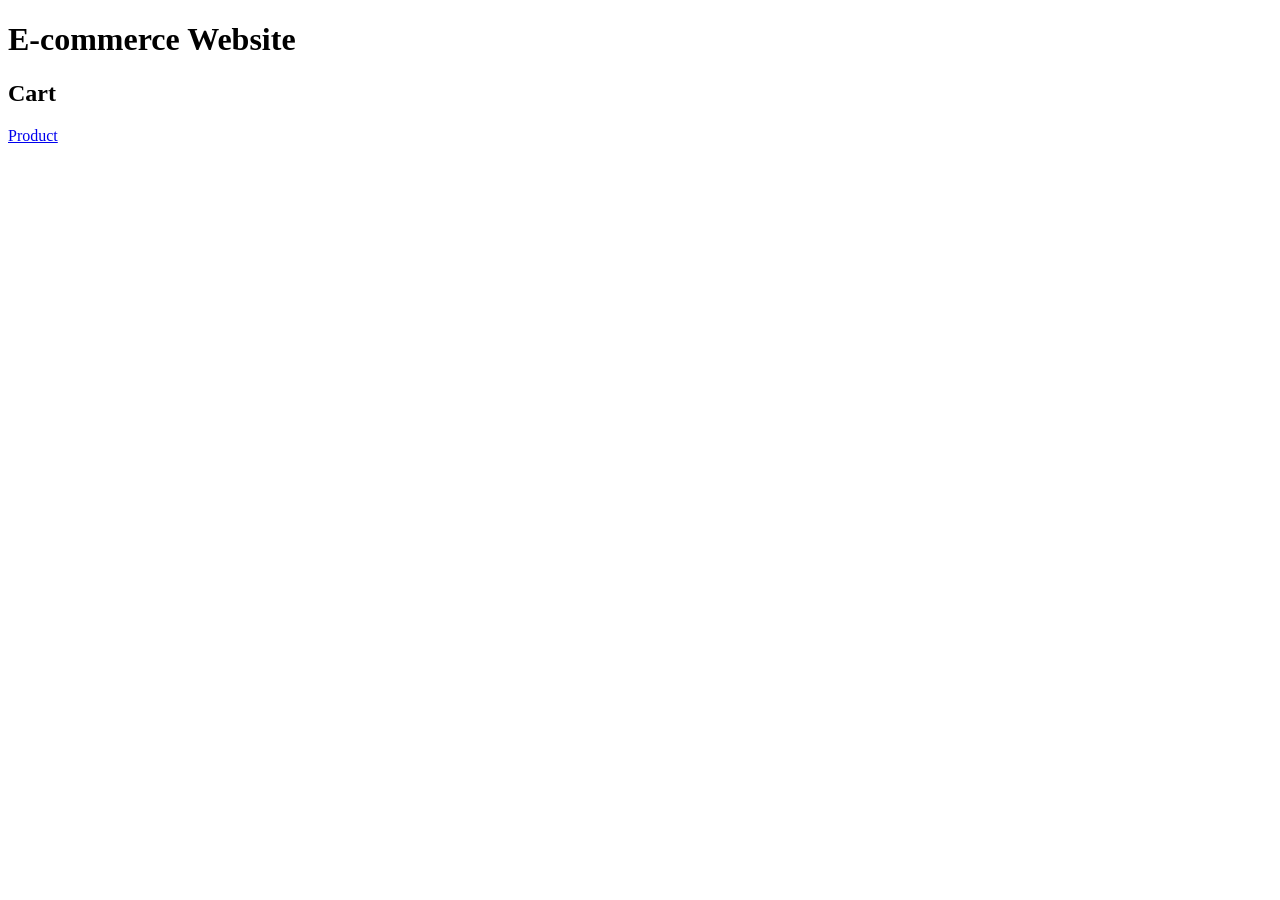
<file: E-commerce website /index.html>
<!doctype html>
<html lang="en">
  <head>
    <meta charset="UTF-8" />
    <meta name="viewport" content="width=device-width, initial-scale=1.0" />
    <title>Document</title>
  </head>
  <body>
    <header>
      <nav></nav>
    </header>
    <main>
      <h1>E-commerce Website</h1>
      <h2>Cart</h2>
      <a href="product.html">Product</a>
    </main>
    <footer></footer>
  </body>
</html>
</file>
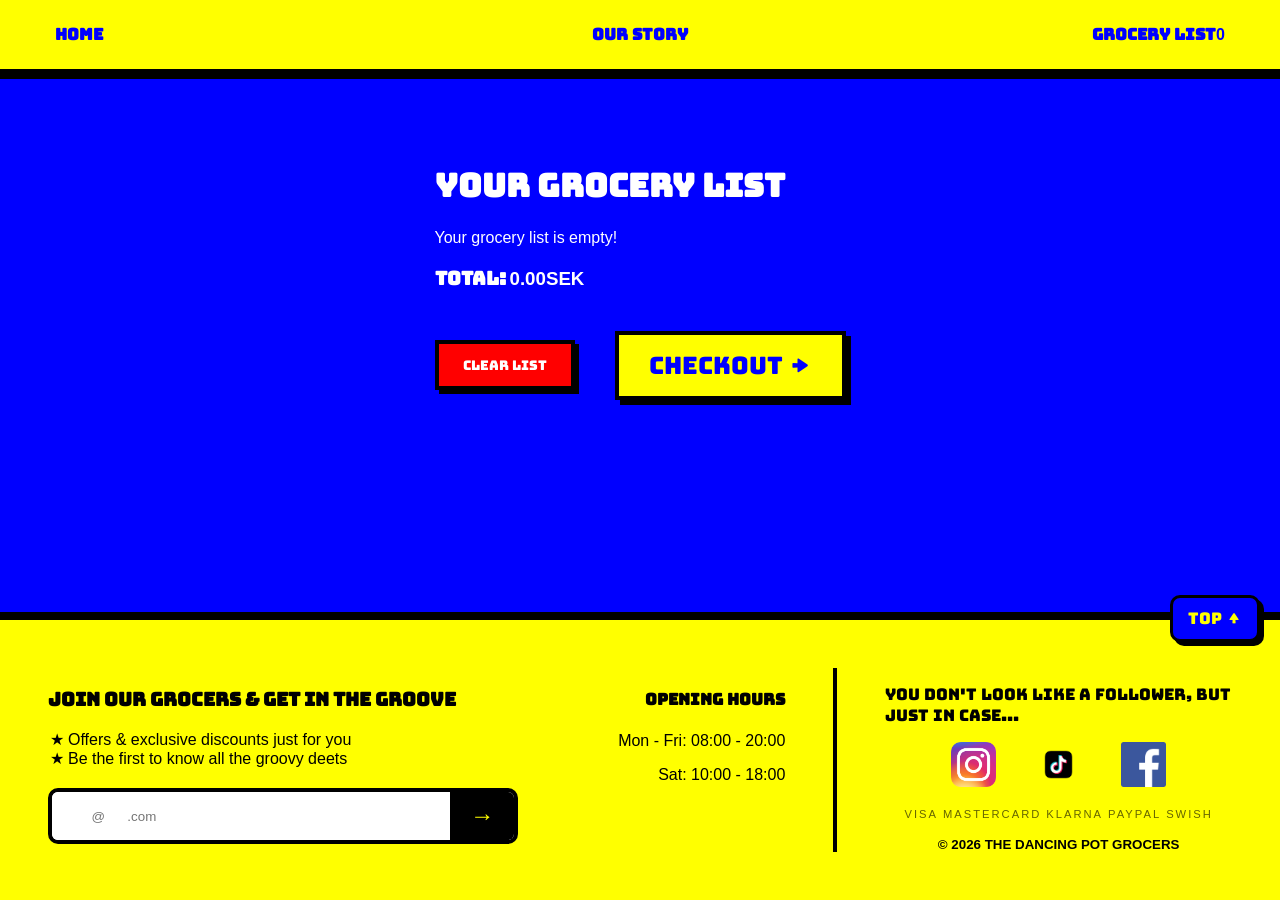
<file: cart.html>
<!doctype html>
<html lang="en">
  <head>
    <meta charset="UTF-8" />
    <meta name="viewport" content="width=device-width, initial-scale=1.0" />
    <title>Cart</title>
    <link rel="stylesheet" href="css/style.css" />
    <link rel="stylesheet" href="css/cart.css" />
    <link
      href="https://fonts.googleapis.com/css2?family=Bungee&family=Inter:wght@400;600&display=swap"
      rel="stylesheet"
    />
  </head>
  <body>
    <header>
      <nav>
        <ul>
          <li><a href="index.html">Home</a></li>
          <li><a href="about.html">Our Story</a></li>
          <li>
            <a href="cart.html">Grocery List<span id="cart-count">0</span></a>
          </li>
        </ul>
      </nav>
    </header>

    <main class="cart-wrapper">
      <h1 class="display-font">Your Grocery List</h1>

      <div id="cart-items-list"></div>
     

      <div class="cart-summary">
        <h3 class="display-font">
          Total: <span id="cart-total-price">0.00SEK</span>
        </h3>
        <div class="cart-buttons">
          <button class="secondary-btn" onclick="clearCart()">
            Clear List
          </button>
          <button class="checkout-btn">Checkout →</button>
        </div>
      </div>
    </main>

    <footer class="footer">
      <div class="footer-left">
        <div class="footer-content-wrapper">
          <div class="newsletter-group">
            <h3 class="display-font">Join our grocers & get in the groove</h3>
            <ul class="groovy-list">
              <li>Offers & exclusive discounts just for you</li>
              <li>Be the first to know all the groovy deets</li>
            </ul>
            <div class="subscribe-form">
              <input
                type="email"
                placeholder="        @      .com"
                class="email-input"
              />
              <button class="arrow-btn">→</button>
            </div>
          </div>

          <div class="hours-group">
            <h4 class="display-font">Opening Hours</h4>
            <p>Mon - Fri: 08:00 - 20:00</p>
            <p>Sat: 10:00 - 18:00</p>
          </div>
        </div>
      </div>

      <div class="footer-right">
        <p class="display-font">
          You don't look like a follower, but just in case...
        </p>

        <div class="footer-icons">
          <img src="images/Instagram-logo.png" alt="Insta" />
          <img src="images/tiktok-logo-png.webp" alt="Tiktok" />
          <img src="images/facebook-logo.png" alt="Facebook" />
        </div>

        <div class="payment-icons">
          <span>VISA</span> <span>MASTERCARD</span> <span>KLARNA</span>
          <span>PAYPAL</span> <span>SWISH</span>
        </div>

        <small class="copyright">&copy; 2026 THE DANCING POT GROCERS</small>
      </div>

      <a href="#" class="back-to-top">TOP ↑</a>
    </footer>
    <script src="addtocart.js"></script>
  </body>
</html>
</file>
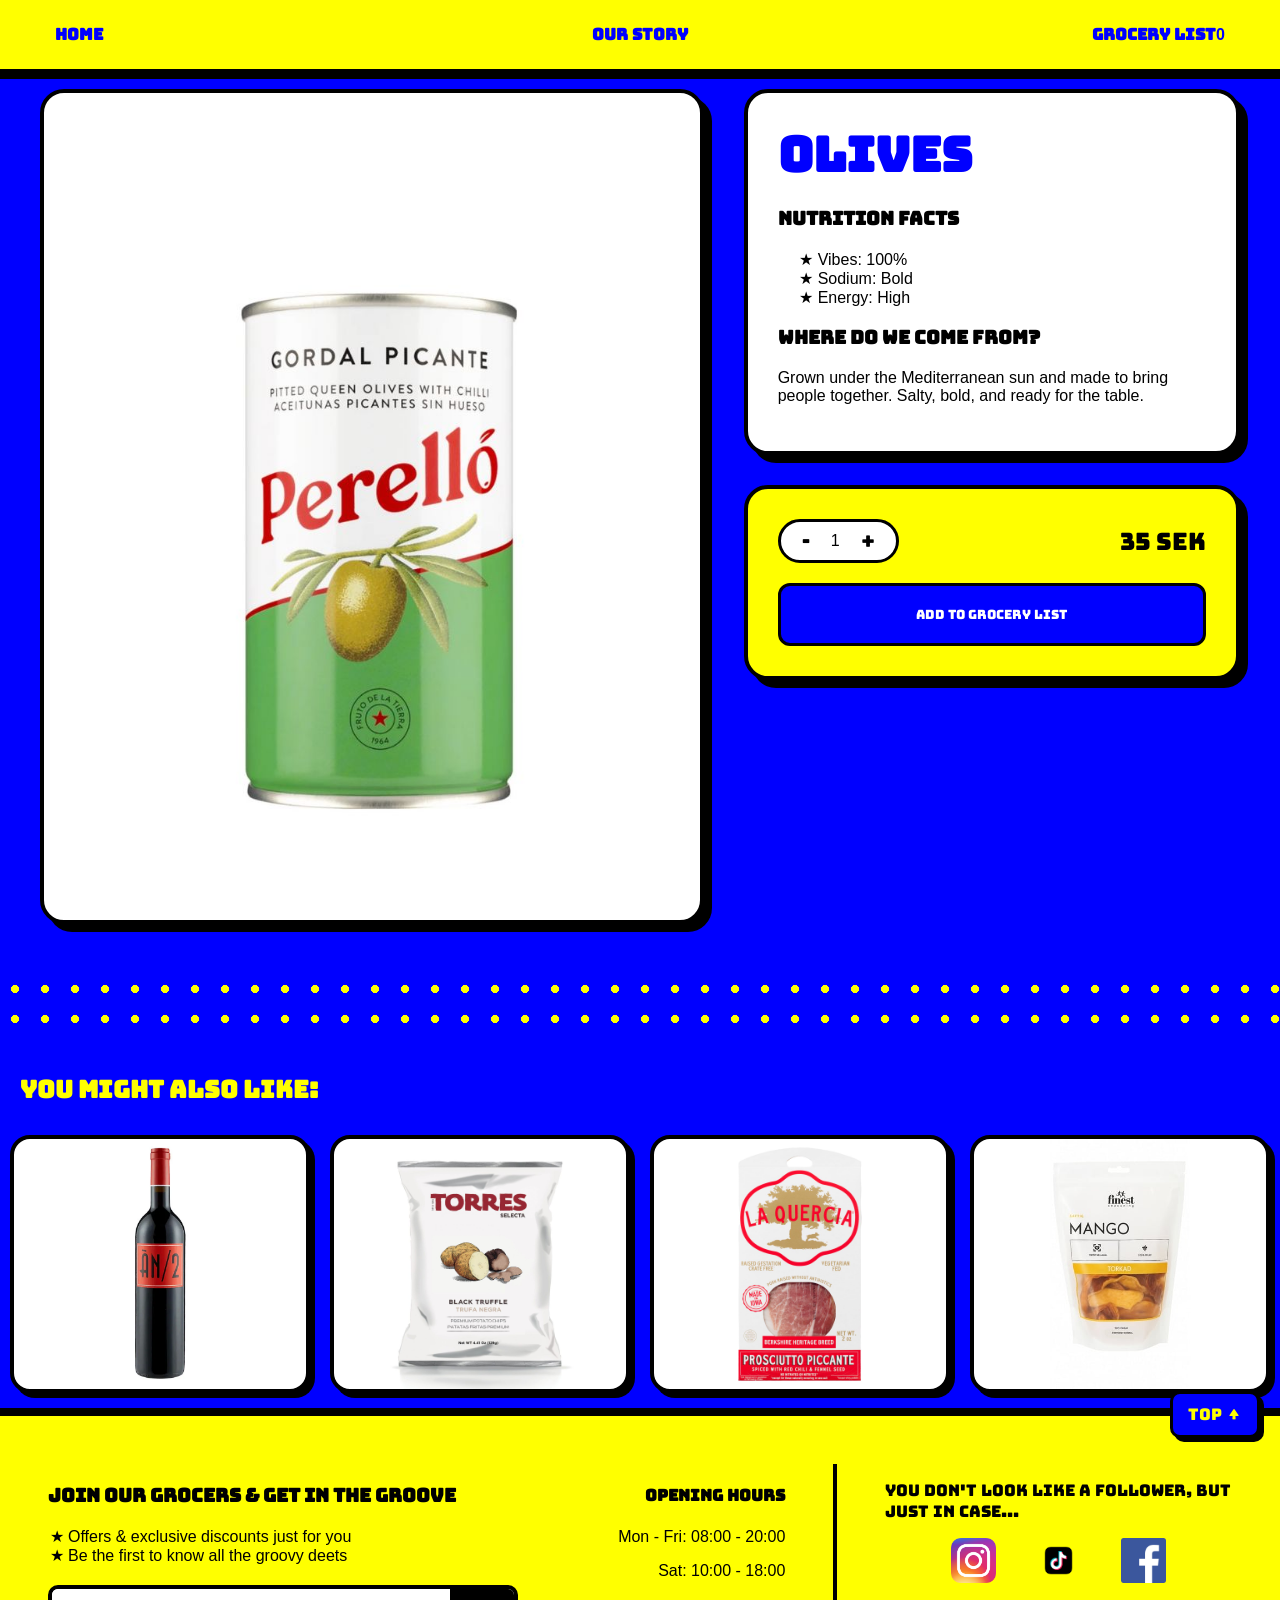
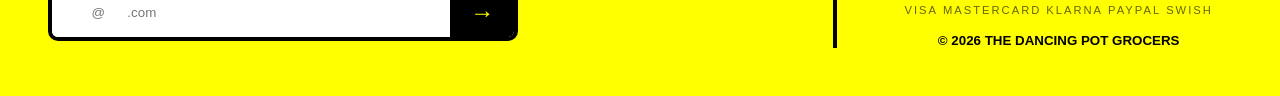
<file: product.html>
<!doctype html>
<html lang="en">
  <head>
    <meta charset="UTF-8" />
    <meta name="viewport" content="width=device-width, initial-scale=1.0" />
    <title>Product Green Olives</title>
    <link rel="stylesheet" href="css/style.css" />
    <link rel="stylesheet" href="css/product.css" />
    <link
      href="https://fonts.googleapis.com/css2?family=Bungee&family=Inter:wght@400;600&display=swap"
      rel="stylesheet"
    />
  </head>
  <header>
    <nav>
      <ul>
        <li><a href="index.html">Home</a></li>
        <li><a href="about.html">Our Story</a></li>
        <li>
          <a href="cart.html">Grocery List<span id="cart-count">0</span></a>
        </li>
      </ul>
    </nav>
  </header>
  <body>
    <main class="product-page">
      <section class="product-main-row">
        <div class="product-card image-container">
          <img src="images/olives.jpg" alt="Gorgeous Green Olives" />
        </div>

        <div class="info-column">
          <div class="product-card details-box">
            <h1 class="display-font">OLIVES</h1>
            <div class="specs">
              <div class="nutrition">
                <h3>NUTRITION FACTS</h3>
                <ul>
                  <li>Vibes: 100%</li>
                  <li>Sodium: Bold</li>
                  <li>Energy: High</li>
                </ul>
              </div>
              <div class="story">
                <h3>WHERE DO WE COME FROM?</h3>
                <p class="body-font">
                  Grown under the Mediterranean sun and made to bring people
                  together. Salty, bold, and ready for the table.
                </p>
              </div>
            </div>
          </div>

          <div class="product-card purchase-box">
            <div class="price-qty-row">
              <div class="qty-control">
                <button class="qty-btn">-</button>
                <span class="qty-num">1</span>
                <button class="qty-btn">+</button>
              </div>
              <p class="price-text">35 SEK</p>
            </div>
            <button
              class="add-to-cart-btn"
              onclick="addToCart('Gorgeous Green Olives', 35)"
            >
              ADD TO GROCERY LIST
            </button>
          </div>
        </div>
      </section>

      <div class="disco-divider"></div>

      <section class="related-section">
        <h2 class="display-font">You might also like:</h2>
        <div class="recommendation-grid">
          <div class="mini-card">
            <img src="images/an-4-redwine.jpg.webp" alt="Wine" />
          </div>
          <div class="mini-card">
            <img src="images/truffle-crisps.jpg" alt="Crisps" />
          </div>
          <div class="mini-card">
            <img src="images/prosciutto.jpg" alt="Meat" />
          </div>
          <div class="mini-card">
          <img src="images/dried-mango.jpg" alt="dried fruit">
        </div>
      </section>
      <div id="cart-toast" class="toast-hidden">
        Added to your grocery list!
      </div>
    </main>

    <footer class="footer">
      <div class="footer-left">
        <div class="footer-content-wrapper">
          <div class="newsletter-group">
            <h3 class="display-font">Join our grocers & get in the groove</h3>
            <ul class="groovy-list">
              <li>Offers & exclusive discounts just for you</li>
              <li>Be the first to know all the groovy deets</li>
            </ul>
            <div class="subscribe-form">
              <input
                type="email"
                placeholder="        @      .com"
                class="email-input"
              />
              <button class="arrow-btn">→</button>
            </div>
          </div>

          <div class="hours-group">
            <h4 class="display-font">Opening Hours</h4>
            <p>Mon - Fri: 08:00 - 20:00</p>
            <p>Sat: 10:00 - 18:00</p>
          </div>
        </div>
      </div>

      <div class="footer-right">
        <p class="display-font">
          You don't look like a follower, but just in case...
        </p>

        <div class="footer-icons">
          <img src="images/Instagram-logo.png" alt="Insta" />
          <img src="images/tiktok-logo-png.webp" alt="Tiktok" />
          <img src="images/facebook-logo.png" alt="Facebook" />
        </div>

        <div class="payment-icons">
          <span>VISA</span> <span>MASTERCARD</span> <span>KLARNA</span>
          <span>PAYPAL</span> <span>SWISH</span>
        </div>

        <small class="copyright">&copy; 2026 THE DANCING POT GROCERS</small>
      </div>

      <a href="#" class="back-to-top">TOP ↑</a>
    </footer>
    <script src="addtocart.js"></script>
  </body>
</html>
</file>
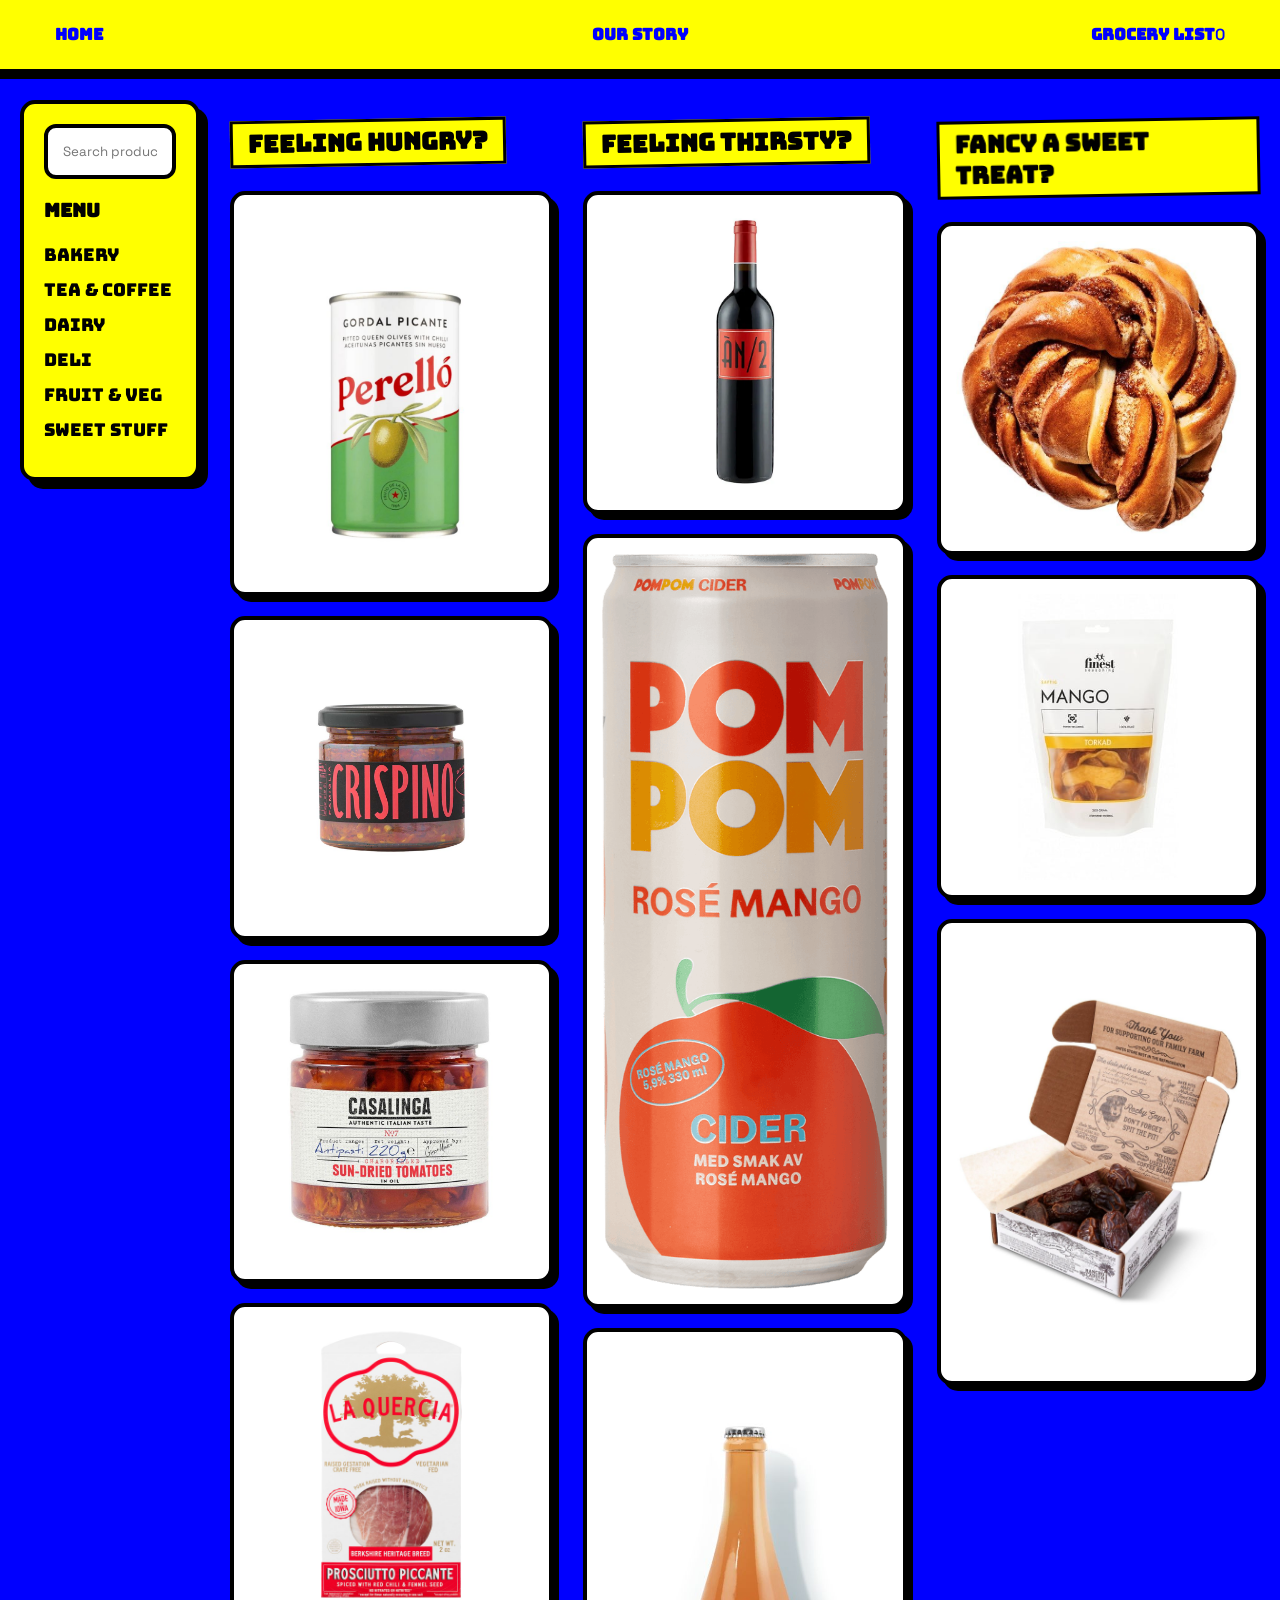
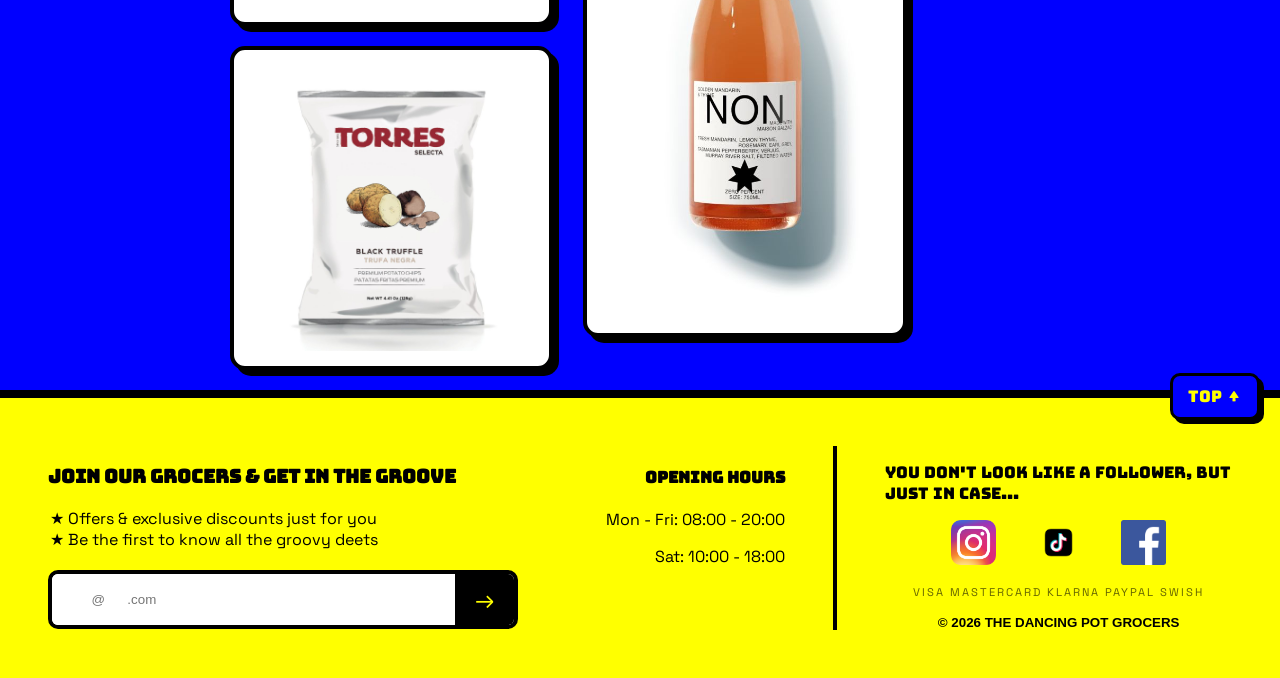
<file: products.html>
<!doctype html>
<html lang="en">
  <head>
    <meta charset="UTF-8" />
    <meta name="viewport" content="width=device-width, initial-scale=1.0" />
    <title>Products Page</title>
    <link
      rel="stylesheet"
      href="https://fonts.googleapis.com/css2?family=Bungee&family=Space+Grotesk:wght@400;700&display=swap"
    />
    <link rel="stylesheet" href="css/style.css" />
    <link rel="stylesheet" href="css/products-style.css" />
  </head>
  <body>
    <header>
      <nav>
        <ul>
          <li><a href="index.html">Home</a></li>
          <li><a href="about.html">Our Story</a></li>
          <li>
            <a href="cart.html">Grocery List<span id="cart-count">0</span></a>
          </li>
        </ul>
      </nav>
    </header>

    <main class="products-layout">
      <aside class="sidebar">
        <input
          type="text"
          placeholder="Search products..."
          class="search-bar"
        />

        <h3>Menu</h3>
        <ul class="category-menu">
          <li>Bakery</li>
          <li>Tea & Coffee</li>
          <li>Dairy</li>
          <li>Deli</li>
          <li>Fruit & Veg</li>
          <li>Sweet stuff</li>
        </ul>
      </aside>

      <!-- column 2 -->
      <section class="products-column">
        <h2>Feeling hungry?</h2>

        <div class="product-grid">
          <a href="product.html" class="product-card">
            <img src="images/olives.jpg" alt="Gorgeous green olives" />
          </a>

          <a href="product.html" class="product-card">
            <img src="images/nduja.jpg" alt="Spicy Nduja" />
          </a>

          <a href="product.html" class="product-card">
            <img
              src="images/sundried-tomatoes.jpg"
              alt="Sexy Sundried Tomatoes"
            />
          </a>

          <a href="product.html" class="product-card">
            <img src="images/prosciutto.jpg" alt="Perf Prosciutto" />
          </a>

          <!-- <a href="product.html" class="product-card">
            <img src="images/brie.jpg" alt="Honey Infused Brie" />
          </a> -->

          <a href="product.html" class="product-card">
            <img src="images/truffle-crisps.jpg" alt="Terrfic Truffle Crisps" />
          </a>

          <!-- <a href="product.html" class="product-card">
            <img src="images/figs.jpg" alt="Fab Figs" />
          </a> -->
        </div>
      </section>

      <section class="products-column">
        <h2>Feeling thirsty?</h2>

        <div class="product-grid">
          <a href="product.html" class="product-card">
            <img src="images/an-4-redwine.jpg.webp" alt="AN/2 Rouge Vino" />
          </a>
          <a href="product.html" class="product-card">
            <img src="images/pompom.png" alt="POM POM Rose Mango Cider"
          /></a>

          <a href="product.html" class="product-card">
            <img src="images/fruitjuice.jpg" alt="NON Alc free fun" />
          </a>
        </div>
      </section>

      <section class="products-column">
        <h2>Fancy a sweet treat?</h2>

        <div class="product-grid">
          <a href="product.html" class="product-card">
            <img src="images/cinn-bun.jpg" alt="Swedes Buns" />
          </a>

          <a href="product.html" class="product-card">
            <img src="images/dried-mango.jpg" alt="2 die 4 Dried Mango" />
          </a>

          <a href="product.html" class="product-card">
            <img src="images/dates.jpg" alt="Devious Dates" />
          </a>
        </div>
      </section>
      <div id="cart-toast" class="toast-hidden">
        Added to your grocery list!
      </div>
      <!--used Chatgpt to help me with a drop down menu and was given the instruction of using <summary></summary>-->
    </main>

    <footer class="footer">
      <div class="footer-left">
        <div class="footer-content-wrapper">
          <div class="newsletter-group">
            <h3 class="display-font">Join our grocers & get in the groove</h3>
            <ul class="groovy-list">
              <li>Offers & exclusive discounts just for you</li>
              <li>Be the first to know all the groovy deets</li>
            </ul>
            <div class="subscribe-form">
              <input
                type="email"
                placeholder="        @      .com"
                class="email-input"
              />
              <button class="arrow-btn">→</button>
            </div>
          </div>

          <div class="hours-group">
            <h4 class="display-font">Opening Hours</h4>
            <p>Mon - Fri: 08:00 - 20:00</p>
            <p>Sat: 10:00 - 18:00</p>
          </div>
        </div>
      </div>

      <div class="footer-right">
        <p class="display-font">
          You don't look like a follower, but just in case...
        </p>

        <div class="footer-icons">
          <img src="images/Instagram-logo.png" alt="Insta" />
          <img src="images/tiktok-logo-png.webp" alt="Tiktok" />
          <img src="images/facebook-logo.png" alt="Facebook" />
        </div>

        <div class="payment-icons">
          <span>VISA</span> <span>MASTERCARD</span> <span>KLARNA</span>
          <span>PAYPAL</span> <span>SWISH</span>
        </div>

        <small class="copyright">&copy; 2026 THE DANCING POT GROCERS</small>
      </div>

      <a href="#" class="back-to-top">TOP ↑</a>
    </footer>
    <script src="addtocart.js"></script>
  </body>
</html>
</file>
<file: css/style.css>
* {
  font-family: "Space Grotesk", sans-serif;
}

header {
  position: sticky;
  top: 0;
  background-color: yellow;
  padding: 1.5rem 2rem;
  border-bottom: 10px solid black;
}

h1,
h2,
h3,
.display-font,
nav a {
  font-family: "Bungee", cursive;
  text-transform: uppercase;
}

body {
  margin: 0;
  display: grid;
  grid-template-rows: auto 1fr auto;
  min-height: 100vh;
}

nav ul {
  display: grid;
  grid-template-columns: 1fr 1fr 1fr;
  align-items: center;
  list-style: none;
  padding: 0;
  margin: 0;
  width: 100%;
}

/* Align the first item to the left */
nav ul li:nth-child(1) {
  text-align: left;
}

/* Align the middle item to the center */
nav ul li:nth-child(2) {
  text-align: center;
}

/* Align the last item to the right */
nav ul li:nth-child(3) {
  text-align: right;
}

nav a {
  text-decoration: none;
  color: yellow;
  font-weight: 500;
}

nav ul li a {
  padding: 0.5rem 1.2rem;
  background-color: yellow;
  color: blue;

  font-weight: 600;
  border: 4px solid transparent;
  transition: all 0.25s ease;
}

nav ul li a:hover {
  background-color: blue;
  color: yellow;
  border: 2px solid black;
  border-radius: 0;
  box-shadow: 4px 4px 0px black;
  transform: translateY(-2px);
}

.footer {
  display: grid;
  grid-template-columns: 2fr 1fr;
  background-color: yellow;
  color: black;
  border-top: 8px solid black;
  padding: 3rem;
  position: relative;
  width: 100%;
  box-sizing: border-box;
}

/* Left Column Styling */
.footer-left {
  padding-right: 3rem;
  border-right: 4px solid black; /*  the visible divider */
}

.footer-content-wrapper {
  display: flex; /* Makes Newsletter and Hours sit side-by-side */
  justify-content: space-between;
  gap: 2rem;
}

.newsletter-group {
  flex: 2; /* Gives the newsletter more room than the hours */
}

.hours-group {
  flex: 1;
  text-align: right; /* Aligns hours nicely against the divider */
}

/* Right Side Styling (columns 2 & 3) */
.footer-right {
  padding-left: 3rem;
  display: flex;
  flex-direction: column;
  align-items: center; /* Keeps social icons centered in their column */
  justify-content: center;
}

.footer-nav {
  margin: 1.5rem 0;
  display: flex;
  gap: 20px;
}

.footer-nav a {
  text-decoration: none;
  color: black;
  font-weight: bold;
  border-bottom: 2px solid transparent;
}

.footer-nav a:hover {
  border-bottom: 2px solid blue;
}

.payment-icons {
  font-family: "Bungee", cursive;
  font-size: 0.7rem;
  letter-spacing: 2px;
  margin-bottom: 1rem;
  opacity: 0.6;
}

/* THE WIGGLY BACK TO TOP BUTTON with help from Gemini*/
.back-to-top {
  position: absolute;
  right: 20px;
  top: -25px; /* Sits half-on/half-off the footer */
  background: blue;
  color: yellow;
  padding: 10px 15px;
  border: 3px solid black;
  font-family: "Bungee", cursive;
  text-decoration: none;
  border-radius: 10px;
  box-shadow: 4px 4px 0px black;
}

.back-to-top:hover {
  animation: wiggle 0.3s infinite;
}

/* SIMPLE WIGGLE ANIMATION help from Gemini*/
@keyframes wiggle {
  0% {
    transform: rotate(0deg);
  }
  25% {
    transform: rotate(5deg);
  }
  50% {
    transform: rotate(0deg);
  }
  75% {
    transform: rotate(-5deg);
  }
  100% {
    transform: rotate(0deg);
  }
}

.follower-text {
  font-family: "Bungee", cursive;
  margin-bottom: 20px;
}

.footer-icons {
  display: flex;
  gap: 40px;
  justify-content: center;
  align-items: center;
  margin-bottom: 20px;
}

.footer-icons img {
  display: block;
  width: 45px;
  height: 45px;
  object-fit: contain;
  transition: transform 0.2s;
}

.footer-icons img:hover {
  transform: scale(1.2) rotate(10deg);
}

.copyright {
  font-family: Verdana, Geneva, Tahoma, sans-serif;
  font-weight: bold;
}

/* Subscription Input */
.subscribe-form {
  display: flex;
  border: 4px solid black;
  border-radius: 10px;
  background: white;
  overflow: hidden;
  font-size: large;
}

.email-input {
  border: none;
  padding: 10px;
  flex: 1;
  font-family: Verdana, Geneva, Tahoma, sans-serif;
}

.arrow-btn {
  background: black;
  color: yellow;
  border: none;
  padding: 10px 20px;
  font-size: 1.5rem;
  cursor: pointer;
}

.groovy-list {
  list-style-type: "★ ";
  padding-left: 20px;
  margin-bottom: 20px;
}

/* "Styling" the pop up msg after you add to cart with help from gemini */
#cart-toast {
  position: fixed;
  bottom: 30px;
  right: 30px;
  background-color: yellow;
  color: blue;
  padding: 10px 20px;
  border: 4px solid black;
  font-family: "Bungee", cursive;
  font-size: 1rem;
  box-shadow: 8px 8px 0px black; 
  z-index: 2000; /* Stays above the footer always */
  transition: all 0.5s ease;
}

.toast-hidden {
  opacity: 0;
  transform: translateY(100px); /* Hides it below/behind the screen */
  pointer-events: none;
}

.toast-visible {
  opacity: 1;
  transform: translateY(0); /* Slides it up into view after "add to cart" button is clicked  */
}

/* --- MOBILE VIEW (Under 768px) --- */
@media (max-width: 768px) {
  header {
    padding: 1rem 0.5rem !important;
  }

  nav ul {
    display: flex !important; /* Changed from grid to flex for better side-by-side scaling */
    flex-direction: row !important;
    justify-content: center;
    gap: 2rem !important; /* Even tighter gap for small screens */
    grid-template-columns: none; /* Disables the 3-column grid from desktop */
  }

  /* 2. Shrink the font and padding of the actual buttons */
  nav ul li a {
    font-size: 0.75rem !important; /* Smaller Bungee font */
    padding: 0.4rem 0.6rem !important; /* Slimmer buttons */
    white-space: nowrap !important; /* Prevents "Grocery List" from breaking with help from gemini */
  }

  /* Product Section: 2-column small cards instead of 1-column big cards */
  .products-layout {
    display: grid;
    grid-template-columns: 1fr 1fr;
    gap: 15px;
    padding: 10px;
  }

  .footer-content-wrapper {
    flex-direction: column; /* Newsletter and Hours stack */
    text-align: center;
    gap: 20px;
  }

  .groovy-list {
    text-align: left;
  }

  .hours-group {
    text-align: center; /* Center the hours on mobile */
  }

  .display-font {
    font-size: 1.5rem; /* Shrink big headings so they don't overflow */
  }

  .footer-right {
    text-align: right;
  }

  .subscribe-form {
    flex-direction: column; /* Input and Button stack */
    text-align: left;
  }

  .arrow-btn {
    width: 100%; /* Full width button for easy tapping */
  }
}

/* --- TABLET VIEW (Under 1024px) --- */
@media (max-width: 1024px) {
  .product-main-row {
    grid-template-columns: 1fr; /* Stacks image and info on top of each other */
    gap: 2rem;
  }

  .footer {
    padding: 2rem;
    grid-template-columns: 1fr; /* Footer columns stack vertically */
  }

  .footer-left {
    border-right: none;
    border-bottom: 4px solid black; /* Move divider from side to bottom */
    padding-bottom: 2rem;
    padding-right: 0;
  }
}
</file>
<file: css/cart.css>
body {
  background-color: blue;
}
.cart-wrapper {
  padding: 4rem 2rem;
  max-width: 800px;
  margin: 0 auto;
  color: white;
}

.cart-item {
  display: flex;
  align-items: center;
  gap: 20px;
  border: 4px solid black; 
  padding: 20px;
  margin-bottom: 20px;
  background-color: white;
  box-shadow: 8px 8px 0px black;
  color: black;
}

.cart-buttons {
  display: flex;
  align-items: center;
  gap: 40px;
  margin-top: 2.5rem;
}

.remove-btn {
  margin-left: auto;
  background: red;
  color: white;
  font-family: "Bungee", cursive;
  border: 2px solid black;
  cursor: pointer;
  padding: 5px 10px;
}

.checkout-btn {
  background-color: yellow;
  color: blue;
  font-family: "Bungee", cursive;
  padding: 15px 30px;
  border: 4px solid black;
  font-size: 1.5rem;
  box-shadow: 5px 5px 0px black;
  cursor: pointer;
}

.checkout-btn:hover {
  transform: translate(-2px, -2px);
  box-shadow: 7px 7px 0px black;
}

.secondary-btn {
  background-color: red;
  color: white;
  font-family: "Bungee", cursive;
  padding: 12px 24px;
  border: 4px solid black;
  text-transform: uppercase;
  cursor: pointer;
  box-shadow: 4px 4px 0px black;
  transition: transform 0.1s;
}

.secondary-btn:active {
  transform: translate(2px, 2px);
  box-shadow: 0px 0px 0px black;
}
</file>
<file: css/product.css>
:root { 
  --disco-blue: blue;
  --bright-yellow: yellow;
  --hot-black: black;
  --white: white;
  --border-stroke: 4px solid var(--hot-black);
  --brutalist-shadow: 8px 8px 0px var(--hot-black);
}
 /* /used root as Gemini said this will be the easiest way to enable dark and light mode in the future */

body {
  background-color: blue;
  padding: 0;
  margin: 0;
  font-family: Verdana, Geneva, Tahoma, sans-serif;
}

.display-font {
  font-family: "Bungee", cursive;
}

/* THE MAIN FLEX ROW */
.product-main-row {
  display: flex;
  gap: 40px; /* Visible gap between columns */
  max-width: 1200px;
  margin: 0 auto;
  padding: 10px;
  /* box-sizing: border-box; */
}

.product-card {
  background: var(--white);
  border: var(--border-stroke);
  border-radius: 24px;
  box-shadow: var(--brutalist-shadow);
  padding: 30px;
}

/* LEFT COLUMN */
.image-container {
  flex: 1.2;
  display: flex;
  align-items: center;
}
.image-container img {
  width: 100%;
  border-radius: 12px;
}

/* RIGHT COLUMN STACK */
.info-column {
  flex: 1;
  display: flex;
  flex-direction: column;
  gap: 30px; /* Visible gap between the two cards in the right column */
}

.details-box h1 {
  font-size: 3rem;
  margin: 0 0 20px 0;
  color: blue;
}

.details-box li {
  list-style-type: "★ ";
}

.purchase-box {
  background-color: var(--bright-yellow);
}

.price-qty-row {
  display: flex;
  justify-content: space-between;
  align-items: center;
  margin-bottom: 20px;
}

.qty-control {
  display: flex;
  align-items: center;
  gap: 15px;
  background: white;
  border: 3px solid black;
  padding: 5px 15px;
  border-radius: 50px;
}

.qty-btn {
  background: none;
  border: none;
  font-family: "Bungee";
  cursor: pointer;
  font-size: 1.2rem;
}
.price-text {
  font-family: "Bungee";
  font-size: 1.5rem;
  margin: 0;
}

.add-to-cart-btn {
  width: 100%;
  background: blue;
  color: white;
  font-family: "Bungee";
  font-size: 0.8rem;
  padding: 20px;
  border: 3px solid black;
  border-radius: 12px;
  cursor: pointer;
  transition: 0.2s ease;
}

.add-to-cart-btn:hover {
  transform: translate(-4px, -4px);
  box-shadow: 6px 6px 0px black;
}

.add-to-cart-btn:active {
  transform: translate(0, 0); /* moves back down after clicked */
  box-shadow: none; /* shadow disappears to look 'pressed' */
}

/* THE HORIZONTAL GAP */
.disco-divider {
  height: 60px; /* The gap between my two rows from Gemini*/
  margin: 40px 0;
  background-image: radial-gradient(var(--bright-yellow) 20%, transparent 20%);
  background-size: 30px 30px; /* disco-dot pattern gap */
}

/* BOTTOM GRID */
.recommendation-grid {
  display: grid;
  grid-template-columns: repeat(4, 1fr);
  gap: 20px;
  padding: 10px;
  padding-bottom: 15px;
  margin: 0 auto;
}

.related-section h2 {
  color: yellow;
  padding-left: 20px;
}

.mini-card {
  height: 250px;
  background: white;
  border: var(--border-stroke);
  border-radius: 20px;
  box-shadow: 5px 5px 0px black;
  overflow: hidden;
}
.mini-card img {
  width: 100%;
  height: 100%;
  object-fit: contain;
}

@media (max-width: 574px) {
  .product-main-row {
    /* Switch to 1 column so the image doesnt disapear */
    flex-direction: column;
    padding: 20px;
    gap: 20px;
  }

  #product-card .image-container,
  .info-column {
    flex: none;
    width: 100%;
  }

  .recommendation-grid {
    grid-template-columns: 1fr 1fr; /* 2 items per row instead of 4 */
    padding: 20px;
  }
}

@media (max-width: 726px) {
  .recommendation-grid {
    grid-template-columns: 1fr 1fr;
    padding: 20px;
  }
}

@media (max-width: 756px) {
  .price-text {
    font-size: medium;
  }
}
</file>
<file: css/products-style.css>
* {
  box-sizing: border-box; 
  /* ensure padding and borders don't break my layout widths*/
} 

body {
  background-color: blue;
  font-family: Verdana, Geneva, Tahoma, sans-serif;
  color: white;
  margin: 0;
}

.products-layout {
  display: grid;
  grid-template-columns: 1fr;
  gap: 20px;
  padding: 20px;
  max-width: 1400px;
  margin: 0 auto;
}

.sidebar {
  background-color: yellow;
  color: black;
  border: 4px solid black;
  border-radius: 15px;
  padding: 20px;
  box-shadow: 8px 8px 0px black;
}

.search-bar {
  width: 100%; /* Fills the container */
  box-sizing: border-box; /* forces borders/padding inside the width */
  border: 4px solid black;
  border-radius: 12px;
  padding: 15px;
  font-family: inherit;
  outline: none;
}

.category-menu {
  list-style: none;
  padding: 0;
  margin-top: 20px;
}

.category-menu li {
  font-family: "Bungee", cursive;
  font-size: 1.1rem;
  margin-bottom: 12px;
  cursor: pointer;
  transition: transform 0.1s;
}

.category-menu li:hover {
  transform: translateX(5px);
  color: blue;
}

.products-column h2 {
  background-color: yellow;
  color: black;
  display: inline-block;
  padding: 5px 15px;
  border: 3px solid black;
  transform: rotate(-1deg); /* -1 degree, crooked/funky look from Gemini*/
  margin-bottom: 25px;
}

.product-grid {
  display: grid;
  grid-template-columns: repeat(auto-fit, minmax(180px, 1fr));
  gap: 20px;
}

.product-card {
  /* creates a white box around product image */
  display: flex;
  flex-direction: column;
  align-items: center;
  justify-content: center;
  min-width: 0;
  background-color: white;
  border: 4px solid black;
  border-radius: 15px;
  padding: 10px;
  box-shadow: 6px 6px 0px black;
  transition: transform 0.2s ease; /* Smooth movement */
  text-decoration: none; /* removes the underline from links */
}

.product-card img {
  width: 100%;
  border-radius: 8px;
  display: block; /* Removes weird gaps under images */
}

.product-card:hover {
  transform: translate(-4px, -4px); /* Moves up and left slightly */
  box-shadow: 10px 10px 0px black; /* Shadow gets bigger */
}

.sidebar {
  position: sticky;
  top: 100px;
  align-self: start;
}

/* Tablet and below = stacked */
@media (max-width: 1023px) {
  .products-layout {
    padding: 20px; /* yellow box doesn't touch the screen edges */
    display: block; /*items stack vertically and sidebar is now on top */
  }

  .sidebar {
    position: static;
    width: 100%;
    box-sizing: border-box; /*yellow box stays within the 20px padding */
    margin-bottom: 30px;
  }
}

/* laptop sized screens */
@media (min-width: 1024px) {
  .products-layout {
    display: grid;
    grid-template-columns: 180px 1fr 1fr 1fr;
    gap: 30px;
  }

  .product-card {
    padding: 15px;
  }

  .sidebar {
    position: sticky;
    top: 100px;
  }
}
</file>
